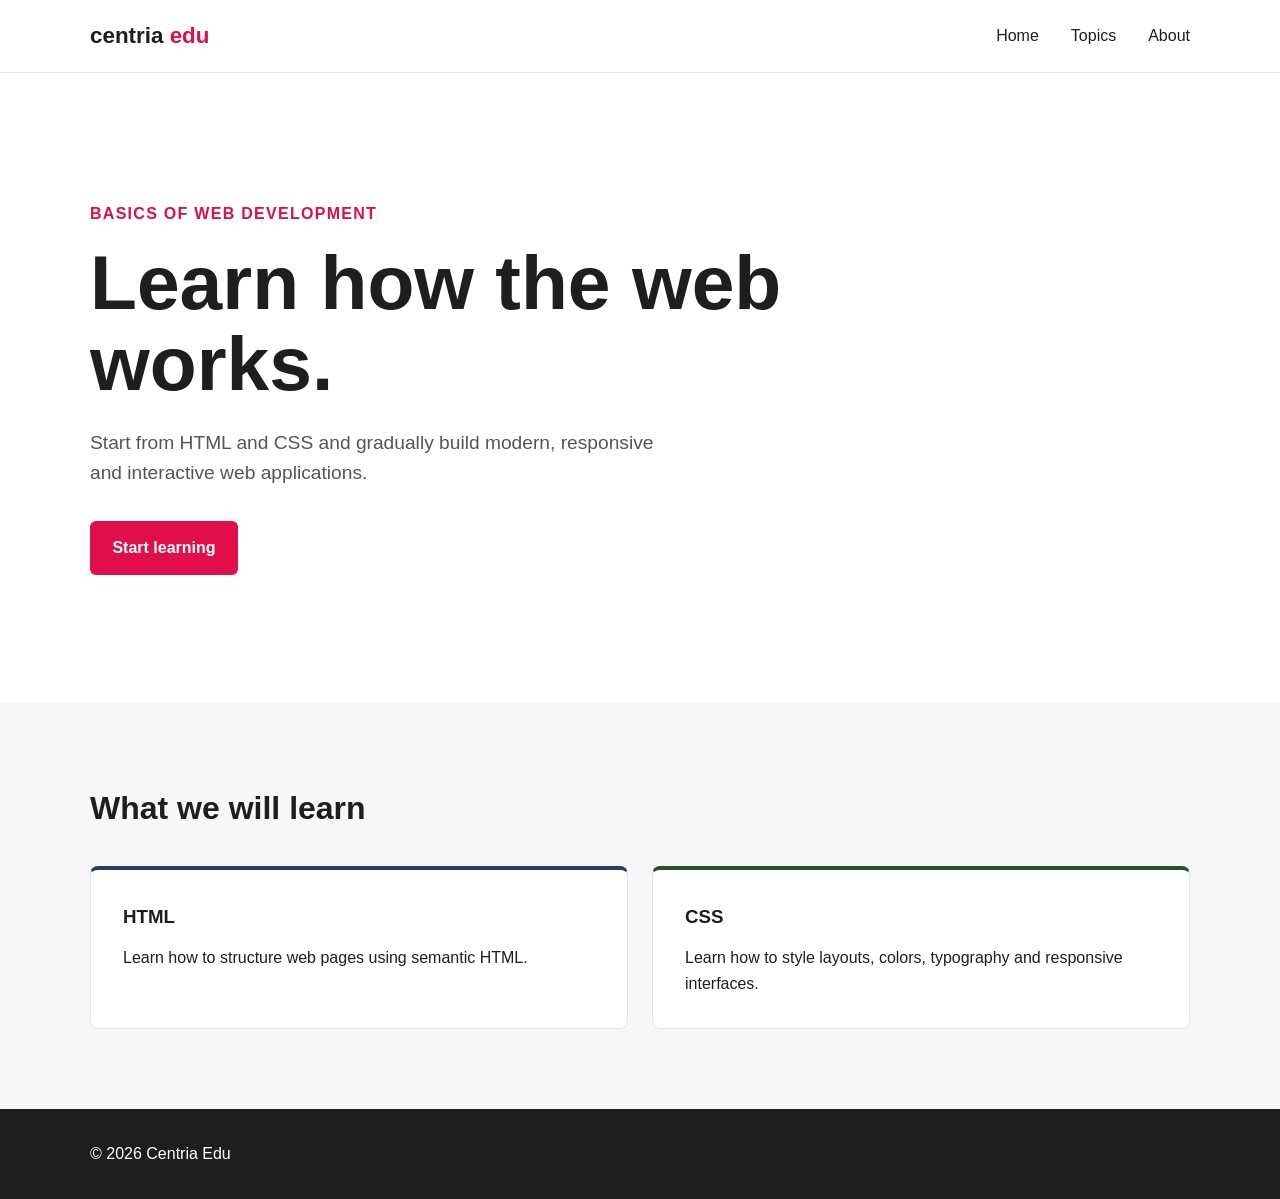
<file: a1/index.html>
<!--
    Centria Edu - Basics of Web Development

    Original author: Ville Heikkiniemi
    Modified by: Emmi
    Last modified: 2026-09-25

    Based on the original course template.

    https://en1emi.github.io/WebKehitysKot/a1/ 
-->

<!DOCTYPE html>
<html lang="en">
<head>
    <meta charset="UTF-8">
    <meta name="viewport" content="width=device-width, initial-scale=1.0">
    <meta name="author" content="Ville Heikkiniemi">
    <link rel="icon" href="favicon.ico">
    <link rel="stylesheet" href="style.css">

    <title>Centria Edu | Basics of Web Development</title>

</head>

<body>

    <header>
        <div class="container">
            <nav>
                <div class="logo">
                    centria <span>edu</span>
                </div>

                <ul>
                    <li><a href="#">Home</a></li>
                    <li><a href="#topics">Topics</a></li>
                    <li><a href="#">About</a></li>
                </ul>
            </nav>
        </div>
    </header>

    <main>

        <section class="hero">
            <div class="container">
                <div class="hero-content">

                    <span class="label">Basics of Web Development</span>

                    <h1>
                        Learn how the web works.
                    </h1>

                    <p>
                        Start from HTML and CSS and gradually build modern,
                        responsive and interactive web applications.
                    </p>

                    <a href="#topics" class="button">
                        Start learning
                    </a>

                </div>
            </div>
        </section>

        <section class="topics" id="topics">
            <div class="container">

                <h2>What we will learn</h2>

                <div class="cards">

                    <article class="card">
                        <h3>HTML</h3>
                        <p>
                            Learn how to structure web pages using semantic HTML.
                        </p>
                    </article>

                    <article class="card">
                        <h3>CSS</h3>
                        <p>
                            Learn how to style layouts, colors, typography and
                            responsive interfaces.
                        </p>
                    </article>

                </div>
            </div>
        </section>

    </main>

    <footer>
        <div class="container">
            <p>&copy; 2026 Centria Edu</p>
        </div>
    </footer>

</body>
</html>
</file>
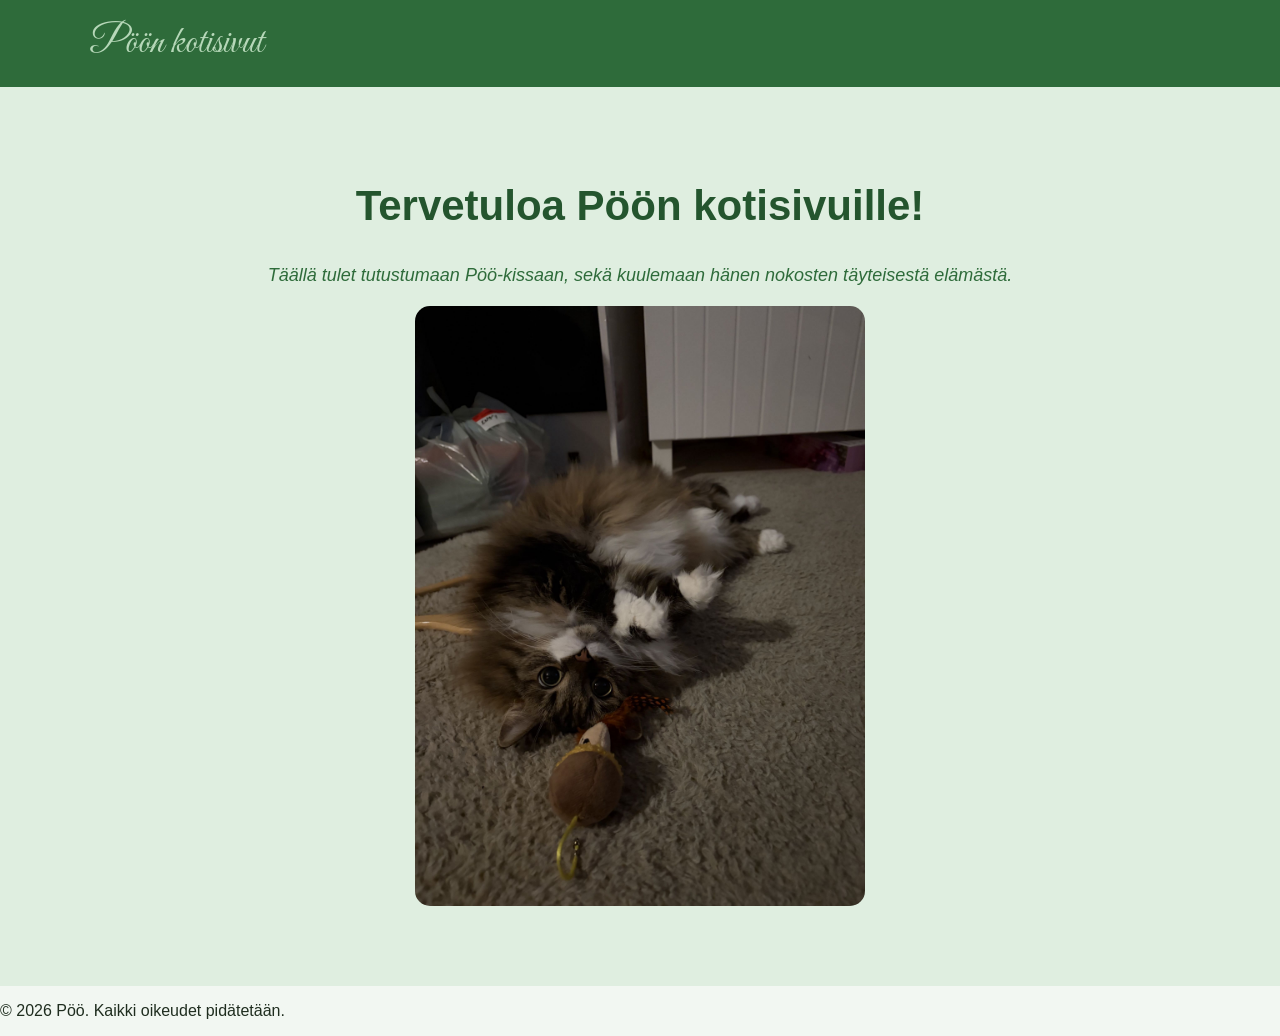
<file: a2/index.html>
<!--
    Edited by: Emmi Niemi

    https://en1emi.github.io/WebKehitysKot/a2/
-->

<!DOCTYPE html>
<html lang="fi">
<head>
    <meta charset="UTF-8">
    <meta name="viewport" content="width=device-width, initial-scale=1.0">
    <link rel="stylesheet" href="style.css">
    <link href="https://fonts.googleapis.com/css2?family=Great+Vibes&display=swap" rel="stylesheet">

    <title>Pöön kotisivut</title>

</head>

<body>
    <header>
        <div class="container">
            <nav>
                <div class="logo">
                    <span>Pöön kotisivut</span>
                </div>
            </nav>
        </div>
    </header>

    <main>
        <section class="hero">
            <div class="container">
                <div class="hero-content">

                    <h1> Tervetuloa Pöön kotisivuille!</h1>

                    <p> Täällä tulet tutustumaan Pöö-kissaan, sekä kuulemaan hänen nokosten täyteisestä elämästä.</p>

                    <img src="images/rentoa.png" alt="Pääroolissa: ">

                </div>
            </div>
        </section>

    </main>

    <footer>
        <p>&copy; 2026 Pöö. Kaikki oikeudet pidätetään.</p>
    </footer>
</body>
</html>
</file>
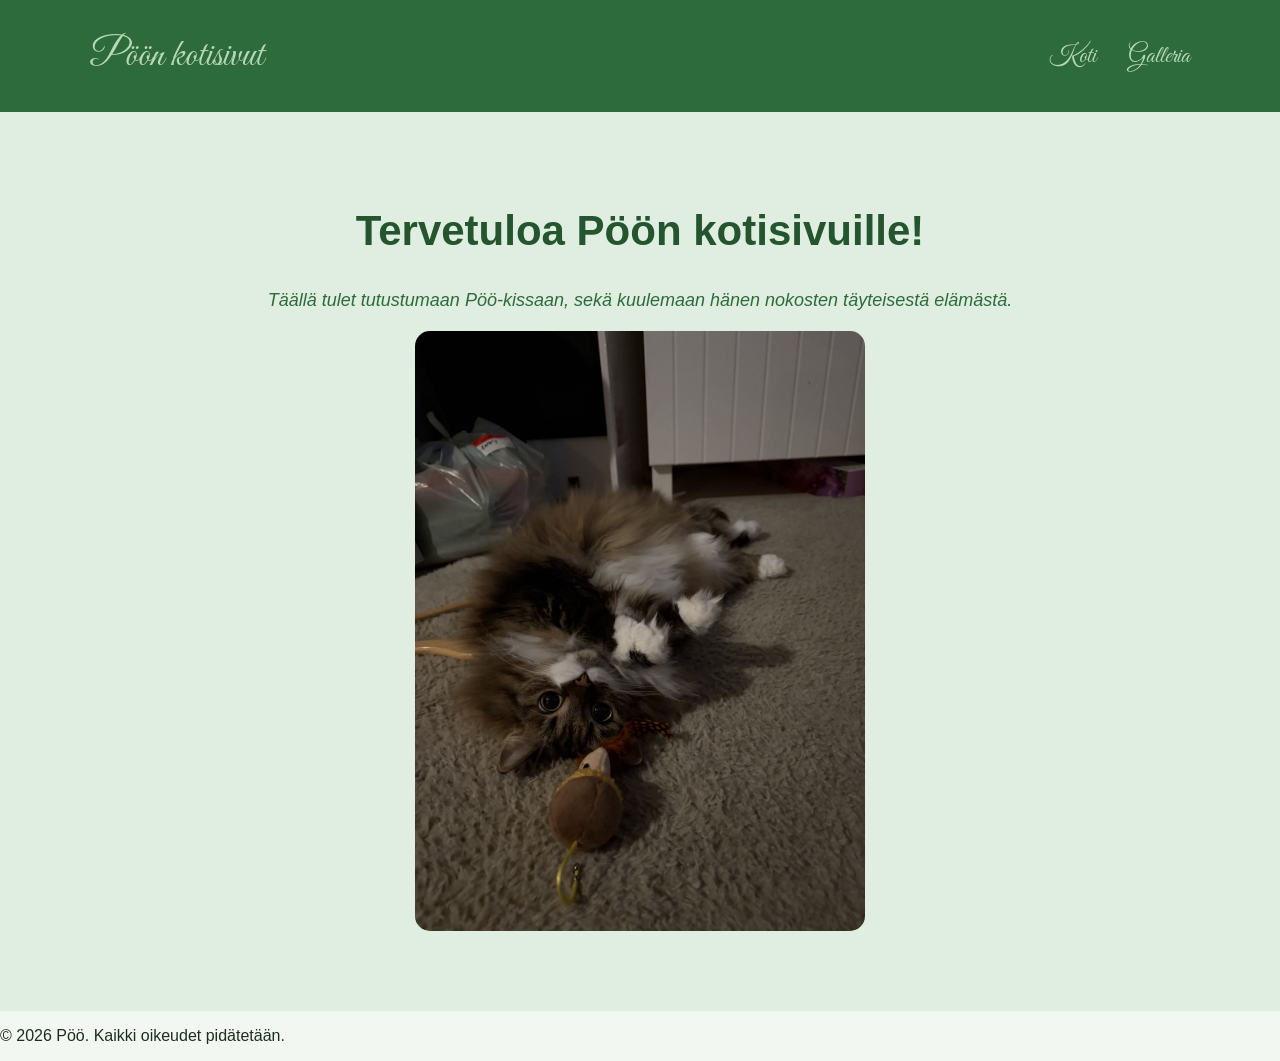
<file: a3/index.html>
<!--
    Edited by: Emmi Niemi

    https://en1emi.github.io/WebKehitysKot/a3/
-->

<!DOCTYPE html>
<html lang="fi">
<head>
    <meta charset="UTF-8">
    <meta name="viewport" content="width=device-width, initial-scale=1.0">
    <link rel="stylesheet" href="style.css">
    <link href="https://fonts.googleapis.com/css2?family=Great+Vibes&display=swap" rel="stylesheet">

    <title>Pöön kotisivut</title>

</head>

<body>
    <header>
        <div class="container">
            <nav>
                <div class="logo">
                    <span>Pöön kotisivut</span>
                </div>

                <ul>
                    <li><a href="index.html">Koti</a></li>
                    <li><a href="gallery.html">Galleria</a></li>
                </ul>
            </nav>
        </div>
    </header>

    <main>
        <section class="hero">
            <div class="container">
                <div class="hero-content">

                    <h1> Tervetuloa Pöön kotisivuille!</h1>

                    <p> Täällä tulet tutustumaan Pöö-kissaan, sekä kuulemaan hänen nokosten täyteisestä elämästä.</p>

                    <img src="images/rentoa.png" alt="Pääroolissa: ">

                </div>
            </div>
        </section>

    </main>

    <footer>
        <p>&copy; 2026 Pöö. Kaikki oikeudet pidätetään.</p>
    </footer>
</body>
</html>
</file>
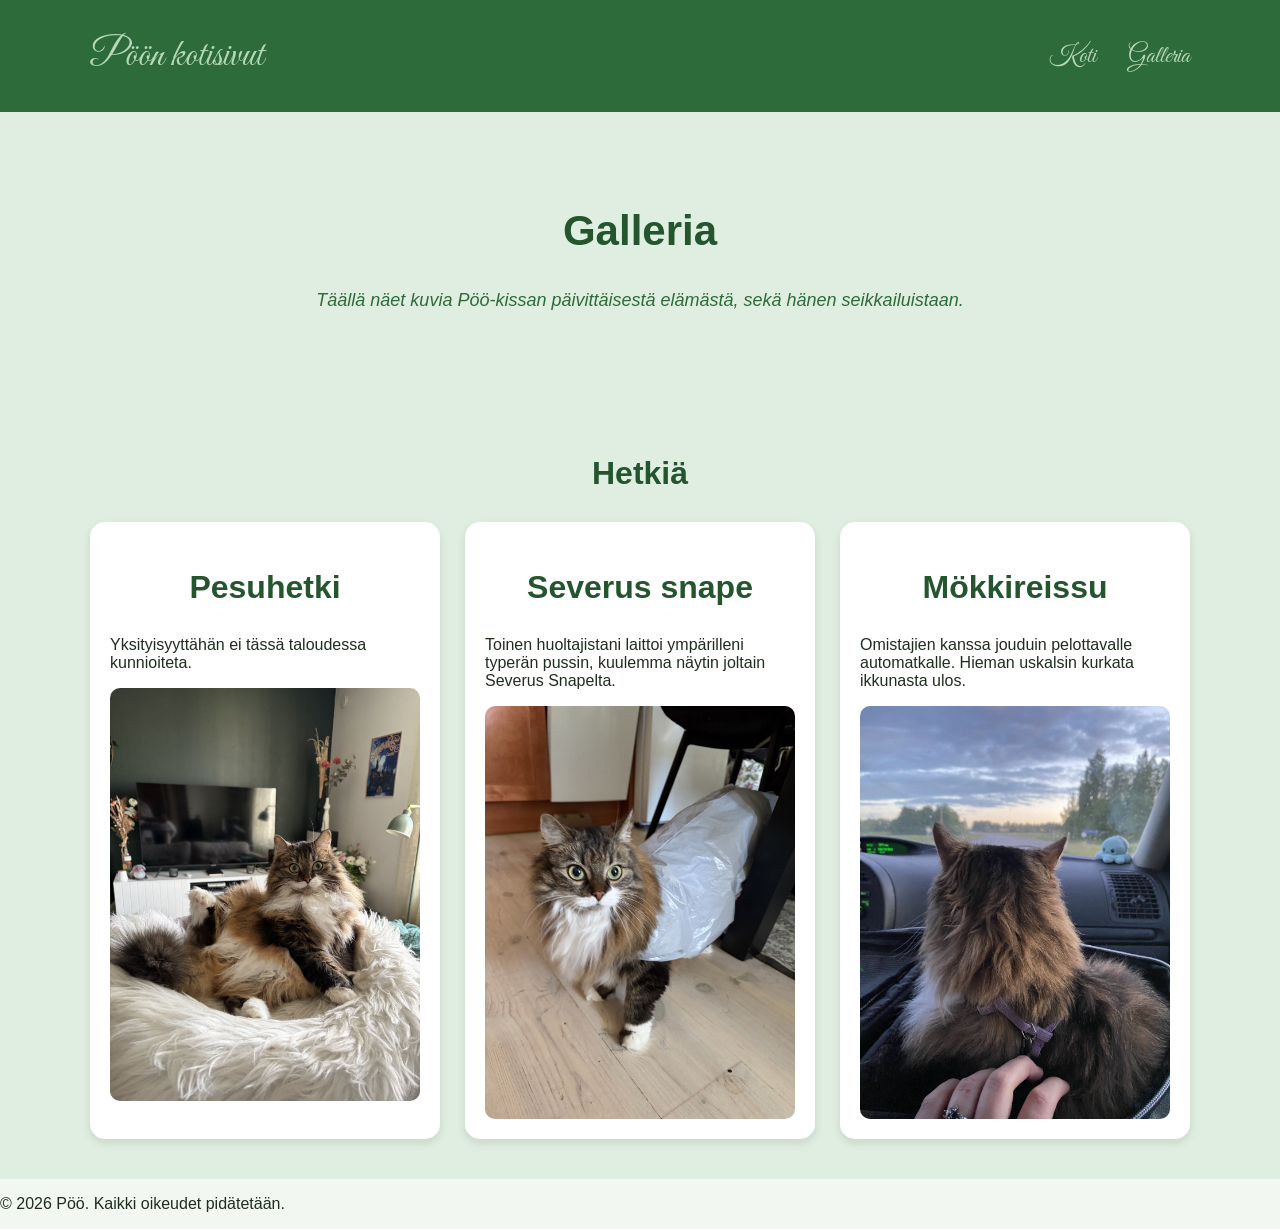
<file: a3/gallery.html>
<!-- 
    Edited by: Emmi Niemi

    https://en1emi.github.io/WebKehitysKot/a3/
-->

<!DOCTYPE html>
<html lang="fi">
<head>
    <meta charset="UTF-8">
    <meta name="viewport" content="width=device-width, initial-scale=1.0">
    <link rel="stylesheet" href="style.css">
    <link href="https://fonts.googleapis.com/css2?family=Great+Vibes&display=swap" rel="stylesheet">

    <title>Pöön kotisivut</title>

</head>

<body>
    <header>
        <div class="container">
            <nav>
                <div class="logo">
                    <span>Pöön kotisivut</span>
                </div>

                <ul>
                    <li><a href="index.html">Koti</a></li>
                    <li><a href="gallery.html">Galleria</a></li>
                </ul>
            </nav>
        </div>
    </header>

     <main>

        <section class="hero">
            <div class="container">
                <div class="hero-content">

                    <h1>
                        Galleria
                    </h1>

                    <p>
                        Täällä näet kuvia Pöö-kissan päivittäisestä elämästä, sekä hänen seikkailuistaan.
                    </p>

                </div>
            </div>
        </section>

        <section class="topics" id="topics">
            <div class="container">

                <h2>Hetkiä</h2>

                <div class="cards">

                    <article class="card">
                        <h2>Pesuhetki</h2>
                        <p>Yksityisyyttähän ei tässä taloudessa kunnioiteta.</p>
                        <a href="images/pesuhetki.png">
                        <img src="images/pesuhetki.png" alt="Pöön pesuhetki">
                        </a>
                    </article>

                    <article class="card">
                        <h2>Severus snape</h2>
                        <p>Toinen huoltajistani laittoi ympärilleni typerän pussin, kuulemma näytin joltain Severus Snapelta.</p>
                        <a href="images/snape.png">
                            <img src="images/snape.png" alt="Harry Potter-tunnelmissa">
                        </a>
                    </article>

                    <article class="card">
                        <h2>Mökkireissu</h2>
                        <p>Omistajien kanssa jouduin pelottavalle automatkalle. Hieman uskalsin kurkata ikkunasta ulos.</p>
                        <a href="images/automatka.png">
                            <img src="images/automatka.png" alt="Tulossa mökiltä kotiin">
                        </a>
                    </article>

                </div>
            </div>
        </section>

    </main>

    <footer>
        <p>&copy; 2026 Pöö. Kaikki oikeudet pidätetään.</p>
    </footer>
</body>
</html>
</file>
<file: a1/style.css>
:root {
    --primary: #e10e49;
    --light: #ffffff;
    --dark: #1e1e1e;
    --blue: #263f6a;
    --green: #284e36;
    --orange: #e37222;
    --rose: #c24d52;
}

* {
    box-sizing: border-box;
    margin: 0;
    padding: 0;
}

body {
    font-family: Arial, Helvetica, sans-serif;
    background-color: var(--light);
    color: var(--dark);
    line-height: 1.6;
}

header {
    border-bottom: 1px solid #e5e5e5;
}

.container {
    width: min(1100px, 90%);
    margin: 0 auto;
}

nav {
    min-height: 72px;
    display: flex;
    justify-content: space-between;
    align-items: center;
}

.logo {
    font-size: 1.4rem;
    font-weight: bold;
    color: var(--dark);
}

.logo span {
    color: var(--primary);
}

nav ul {
    display: flex;
    gap: 2rem;
    list-style: none;
}

nav a {
    color: var(--dark);
    text-decoration: none;
}

nav a:hover {
    color: var(--primary);
}

.hero {
    min-height: 70vh;
    display: flex;
    align-items: center;
}

.hero-content {
    max-width: 700px;
}

.label {
    display: inline-block;
    margin-bottom: 1rem;
    color: var(--primary);
    font-weight: bold;
    text-transform: uppercase;
    letter-spacing: 0.08rem;
}

h1 {
    margin-bottom: 1.5rem;
    font-size: clamp(2.5rem, 6vw, 5rem);
    line-height: 1.05;
}

.hero p {
    max-width: 600px;
    margin-bottom: 2rem;
    font-size: 1.2rem;
    color: #555;
}

.button {
    display: inline-block;
    padding: 0.9rem 1.4rem;
    background-color: var(--primary);
    color: var(--light);
    text-decoration: none;
    border-radius: 6px;
    font-weight: bold;
}

.button:hover {
    background-color: var(--rose);
}

.topics {
    padding: 5rem 0;
    background-color: #f7f7f7;
}

.topics h2 {
    margin-bottom: 2rem;
    font-size: 2rem;
}

.cards {
    display: grid;
    grid-template-columns: repeat(2, 1fr);
    gap: 1.5rem;
}

.card {
    padding: 2rem;
    background-color: var(--light);
    border: 1px solid #e5e5e5;
    border-radius: 8px;
}

.card h3 {
    margin-bottom: 0.8rem;
}

.card:nth-child(1) {
    border-top: 4px solid var(--blue);
}

.card:nth-child(2) {
    border-top: 4px solid var(--green);
}

.card:nth-child(3) {
    border-top: 4px solid var(--orange);
}

footer {
    padding: 2rem 0;
    background-color: var(--dark);
    color: var(--light);
}

@media (max-width: 700px) {
    nav ul {
        display: none;
    }

    .cards {
        grid-template-columns: 1fr;
    }

    .hero {
        min-height: 60vh;
    }
}
</file>
<file: a2/style.css>
body {
    margin: 0;
    font-family: Arial, sans-serif;
    background-color: #f2f7f2;
    color: #1f2d1f;
}

.container {
    width: 90%;
    max-width: 1100px;
    margin: 0 auto;
}

header {
    background-color: #2e6b3a;
    color: white;
    padding: 20px 0;
}

.logo {
    font-family: "Great Vibes", cursive;
    font-size: 38px;
    font-weight: 400;
}

.logo span {
    color: #b7d8b9;
}

.hero {
    padding: 60px 0;
    background-color: #dfeee0;
}

.hero-content h1 {
    text-align: center;
    color: #24552e;
    font-size: 42px;
}

.hero-content p {
    text-align: center;
    font-style: italic;
    color: #2e6b3a;
}

.hero-content p {
    font-size: 18px;
}

.hero-content img {
    display: block;
    margin: 20px auto;
    width: 450px;
    max-width: 100%;
    border-radius: 15px;
}
</file>
<file: a3/style.css>
body {
    margin: 0;
    font-family: Arial, sans-serif;
    background-color: #f2f7f2;
    color: #1f2d1f;
}

.container {
    width: 90%;
    max-width: 1100px;
    margin: 0 auto;
}

header {
    background-color: #2e6b3a;
    color: white;
    padding: 20px 0;
}

nav {
    min-height: 72px;
    display: flex;
    justify-content: space-between;
    align-items: center;
}

nav ul {
    display: flex;
    gap: 2rem;
    list-style: none;
}

nav a {
    color: var(--dark);
    text-decoration: none;
}

nav a:hover {
    color: var(--primary);
}

nav ul li a {
    font-family: "Great Vibes", cursive;
    color: #b7d8b9;
    text-decoration: none;
    font-size: 25px;
}

.logo {
    font-family: "Great Vibes", cursive;
    font-size: 38px;
    font-weight: 400;
}

.logo span {
    color: #b7d8b9;
}

.hero {
    padding: 60px 0;
    background-color: #dfeee0;
}

.topics {
    background-color: #dfeee0;
    padding: 40px 0;
}

.topics h2 {
    text-align: center;
    font-size: 32px;
    margin-bottom: 30px;
    color: #24552e;
}

.hero-content h1 {
    text-align: center;
    color: #24552e;
    font-size: 42px;
}

.hero-content p {
    text-align: center;
    font-style: italic;
    color: #2e6b3a;
}

.hero-content p {
    font-size: 18px;
}

.hero-content img {
    display: block;
    margin: 20px auto;
    width: 450px;
    max-width: 100%;
    border-radius: 15px;
}

.cards {
    display: grid;
    grid-template-columns: repeat(3, 1fr);
    gap: 25px;
}

.card {
    background-color: white;
    padding: 20px;
    border-radius: 15px;
    box-shadow: 0 4px 10px rgba(0, 0, 0, 0.1);
}

.card img {
    width: 100%;
    height: auto;
    border-radius: 10px;
    display: block;
}

@media (max-width: 700px) {
    .cards {
        grid-template-columns: 1fr;
    }
}
</file>
